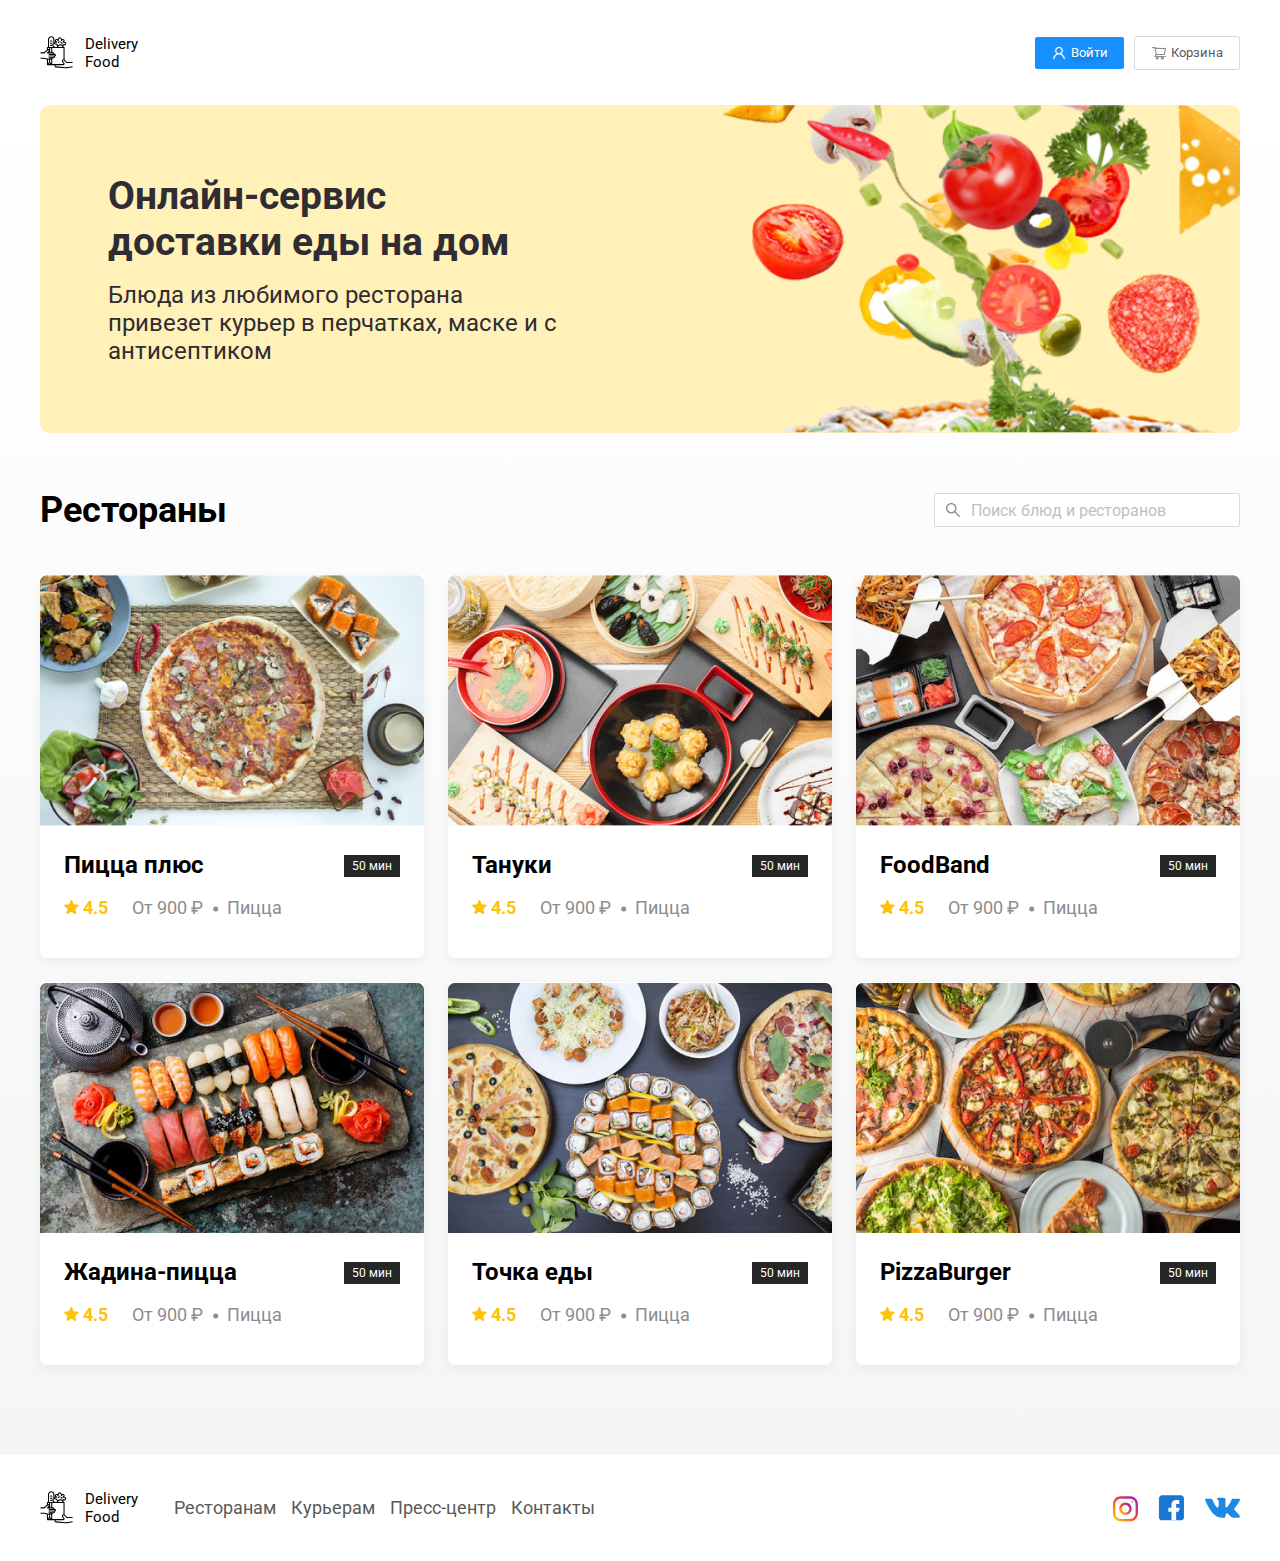
<file: index.html>
<!DOCTYPE html>
<html lang="ru">
  <head>
    <meta charset="UTF-8" />
    <meta name="viewport" content="width=device-width, initial-scale=1.0" />
    <title>Delivery Food</title>

    <link rel="preconnect" href="https://fonts.googleapis.com">
    <link rel="preconnect" href="https://fonts.gstatic.com" crossorigin>
    <link href="https://fonts.googleapis.com/css2?family=Roboto&display=swap" rel="stylesheet">

    <link rel="stylesheet" href="css/baseLayout.css">
    <link rel="stylesheet" href="css/landingPage.css">

  </head>
  <body>

    <div class="page-wrapper">

    <!-- header -->
    <header class="header">
      <div class="container">
        <div class="header-box">
    
          <!-- content -->
          <a href="index.html" class="header-logo">
            <img src="icons/logo.svg" alt="logo" class="logo">
            <p class="logo-text">Delivery <br>Food</p>
          </a>
    
          <div class="header-controls">
    
            <button class="btn btn-profile">
              <img src="icons/profile.svg" alt="user profile icon">
              <p>Войти</p>
            </button>
    
            <button class="btn btn-cart">
              <img src="icons/cart.svg" alt="shop cart icon">
              <p>Корзина</p>
            </button>
    
          </div>
    
        </div>
      </div>
    </header>
    
    <!-- main -->
    <main class="main">
   
      <section class="banner">
        <div class="container">
          <div class="banner-item">
            <h1 class="banner-item--title">
              Онлайн-сервис<br> доставки еды на дом
            </h1>
            <p class="banner-item--subtitle">
              Блюда из любимого ресторана <br>привезет курьер в перчатках, маске и с антисептиком
            </p>
          </div>
        </div>
      </section>
   
      <section class="products">
        <div class="container">

          <!-- products header -->
          <div class="products-header">
            
            <h2 class="products-header--title">
              Рестораны
            </h2>

            <div class="products-header--search-container">
              <input class="products-header--search"
               placeholder="Поиск блюд и ресторанов"
               type="text">
            </div>
          
          </div>

          <!-- products items -->
          <ul class="products-content">

            <!-- item 1 -->
            <li class="products-content--item">
              <a href="restaurant.html">
              
              <img class="products-content--item-photo" 
              src="images/restauraunts/pizza plus.jpg" 
              alt="фото пиццы из ресторана Пицца плюс">
              
              <div class="products-content--item-text">
                <div class="products-content--item-name__container">
                  <h3 class="products-content--item-name">
                    Пицца плюс
                  </h3>
                  <div class="products-content--item-time">
                    50 мин
                  </div>
                </div>

                <div class="products-content--item-descr__container">
                  <p class="products-content--item-rate">
                    <img src="icons/star.svg" 
                    alt="иконка звезды, указывающая на рейтинг ресторана">
                  4.5
                  </p>
                  <p class="products-content--item-price">
                    От 900 ₽
                  </p>
                  <p class="products-content--item-type">
                    Пицца
                  </p>
                </div>
              </div>
              </a>
            </li>
            
            <!-- item 2 -->
            <li class="products-content--item">
              <a href="restaurant.html">
              
              <img class="products-content--item-photo" 
              src="images/restauraunts/tanuki.jpg" 
              alt="фото пиццы из ресторана Тануки">
              
              <div class="products-content--item-text">
                <div class="products-content--item-name__container">
                  <h3 class="products-content--item-name">
                    Тануки
                  </h3>
                  <div class="products-content--item-time">
                    50 мин
                  </div>
                </div>

                <div class="products-content--item-descr__container">
                  <p class="products-content--item-rate">
                    <img src="icons/star.svg" 
                    alt="иконка звезды, указывающая на рейтинг ресторана">
                  4.5
                  </p>
                  <p class="products-content--item-price">
                    От 900 ₽
                  </p>
                  <p class="products-content--item-type">
                    Пицца
                  </p>
                </div>
              </div>
              </a>
            </li>

            <!-- item 3 -->
            <li class="products-content--item">
              <a href="restaurant.html">
              
              <img class="products-content--item-photo" 
              src="images/restauraunts/food band.jpg" 
              alt="фото пиццы из ресторана FoodBand">

              <div class="products-content--item-text">
                <div class="products-content--item-name__container">
                  <h3 class="products-content--item-name">
                    FoodBand
                  </h3>
                  <div class="products-content--item-time">
                    50 мин
                  </div>
                </div>

                <div class="products-content--item-descr__container">
                  <p class="products-content--item-rate">
                    <img src="icons/star.svg" 
                    alt="иконка звезды, указывающая на рейтинг ресторана">
                  4.5
                  </p>
                  <p class="products-content--item-price">
                    От 900 ₽
                  </p>
                  <p class="products-content--item-type">
                    Пицца
                  </p>
                </div>
              </div>
              </a>
            </li>
            
            <!-- item 4 -->
            <li class="products-content--item">
              <a href="restaurant.html">
              
              <img class="products-content--item-photo" 
              src="images/restauraunts/zjadina pizza.jpg" 
              alt="фото пиццы из ресторана Жадина-пицца">
              
              <div class="products-content--item-text">
                <div class="products-content--item-name__container">
                  <h3 class="products-content--item-name">
                    Жадина-пицца
                  </h3>
                  <div class="products-content--item-time">
                    50 мин
                  </div>
                </div>

                <div class="products-content--item-descr__container">
                  <p class="products-content--item-rate">
                    <img src="icons/star.svg" 
                    alt="иконка звезды, указывающая на рейтинг ресторана">
                  4.5
                  </p>
                  <p class="products-content--item-price">
                    От 900 ₽
                  </p>
                  <p class="products-content--item-type">
                    Пицца
                  </p>
                </div>
              </div>
              </a>
            </li>

            <!-- item 5 -->
            <li class="products-content--item">
              <a href="restaurant.html">
              
              <img class="products-content--item-photo" 
              src="images/restauraunts/tochka edi.jpg" 
              alt="фото пиццы из ресторана Точка еды">

              <div class="products-content--item-text">
                <div class="products-content--item-name__container">
                  <h3 class="products-content--item-name">
                    Точка еды
                  </h3>
                  <div class="products-content--item-time">
                    50 мин
                  </div>
                </div>

                <div class="products-content--item-descr__container">
                  <p class="products-content--item-rate">
                    <img src="icons/star.svg" 
                    alt="иконка звезды, указывающая на рейтинг ресторана">
                  4.5
                  </p>
                  <p class="products-content--item-price">
                    От 900 ₽
                  </p>
                  <p class="products-content--item-type">
                    Пицца
                  </p>
                </div>
              </div>
              </a>
            </li>

            <!-- item 6 -->
            <li class="products-content--item">
              <a href="restaurant.html">
              
              <img class="products-content--item-photo" 
              src="images/restauraunts/pizza burger.jpg" 
              alt="фото пиццы из ресторана PizzaBurger">
              
              <div class="products-content--item-text">
                <div class="products-content--item-name__container">
                  <h3 class="products-content--item-name">
                    PizzaBurger
                  </h3>
                  <div class="products-content--item-time">
                    50 мин
                  </div>
                </div>

                <div class="products-content--item-descr__container">
                  <p class="products-content--item-rate">
                    <img src="icons/star.svg" 
                    alt="иконка звезды, указывающая на рейтинг ресторана">
                  4.5
                  </p>
                  <p class="products-content--item-price">
                    От 900 ₽
                  </p>
                  <p class="products-content--item-type">
                    Пицца
                  </p>
                </div>
              </div>
              </a>
            </li>


          </ul>

        </div>
      </section>
   
    </main>
    
    
    <!-- footer -->
    <footer class="footer">
      <div class="container">
        <div class="footer-box">
    
          <!-- content -->
          <a href="index.html" class="footer-logo">
            <img src="icons/logo.svg" alt="logo" class="logo">
            <p class="logo-text">Delivery <br>Food</p>
          </a>
    
          <div class="footer-nav">
            <ul>
              <li>Ресторанам</li>
              <li>Курьерам</li>
              <li>Пресс-центр</li>
              <li>Контакты</li>
            </ul>
          </div>
    
          <div class="footer-socials">
            <img src="icons/inst.svg" alt="instagram" class="inst-icon">
            <img src="icons/fb.svg" alt="facebook">
            <img src="icons/vk.svg" alt="vk">
          </div>
    
        </div>
      </div>
    </footer>

    </div>
    
  </body>
</html>
</file>
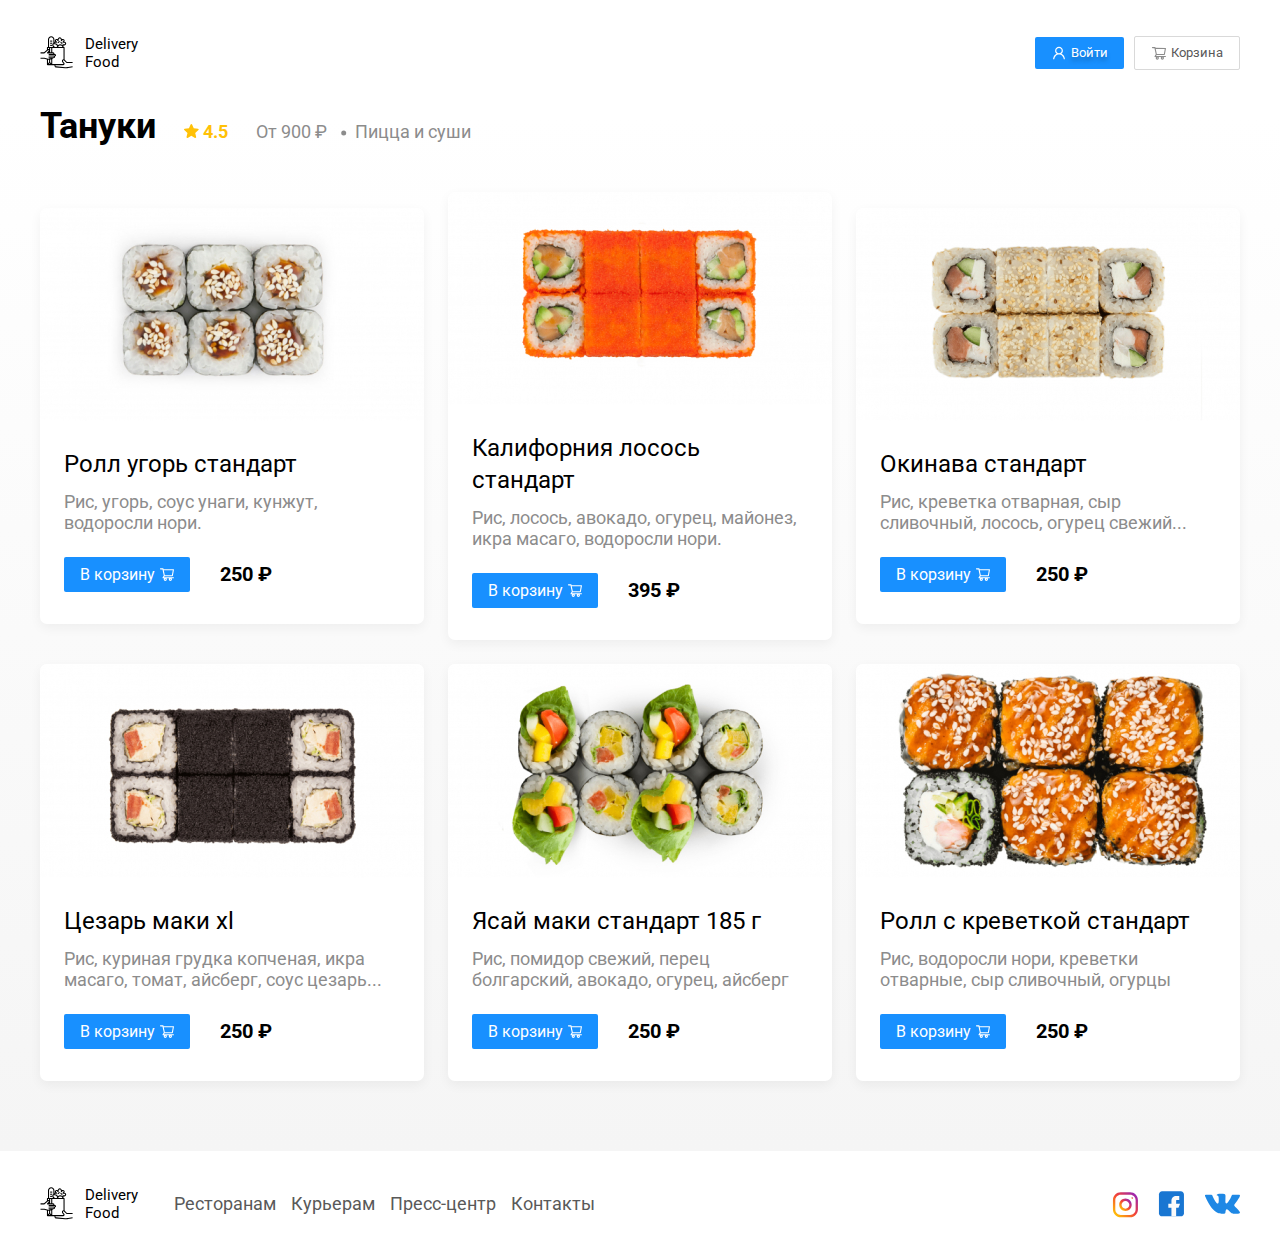
<file: restaurant.html>
<!DOCTYPE html>
<html lang="ru">

<head>
    <meta charset="UTF-8" />
    <meta name="viewport" content="width=device-width, initial-scale=1.0" />
    <title>Delivery Food</title>

    <link rel="preconnect" href="https://fonts.googleapis.com">
    <link rel="preconnect" href="https://fonts.gstatic.com" crossorigin>
    <link href="https://fonts.googleapis.com/css2?family=Roboto&display=swap" rel="stylesheet">

    <link rel="stylesheet" href="css/baseLayout.css">
    <link rel="stylesheet" href="css/restaurants.css">

</head>

<body>

    <div class="page-wrapper">

        <!-- header -->
        <header class="header">
            <div class="container">
                <div class="header-box">

                    <!-- content -->
                    <a href="index.html" class="header-logo">
                        <img src="icons/logo.svg" alt="logo" class="logo">
                        <p class="logo-text">Delivery <br>Food</p>
                    </a>

                    <div class="header-controls">

                        <button class="btn btn-profile">
                            <img src="icons/profile.svg" alt="user profile icon">
                            <p>Войти</p>
                        </button>

                        <button class="btn btn-cart">
                            <img src="icons/cart.svg" alt="shop cart icon">
                            <p>Корзина</p>
                        </button>

                    </div>

                </div>
            </div>
        </header>

        <!-- main -->
        <main>

            <!-- header -->
            <section class="title">
                <div class="container">
                    <div class="title-item">
                        <h1 class="title-name">
                            Тануки
                        </h1>
                        <p class="title-rate">
                            <img src="icons/star.svg" alt="иконка звезды, обозначающая рейтинг">
                            4.5
                        </p>
                        <p class="title-price">
                            От 900 ₽
                        </p>
                        <p class="title-type">
                            Пицца и суши
                        </p>
                    </div>
                </div>
            </section>

            <section class="cards">
                <div class="container">

                    <div class="cards-flex-container">

                        <!-- card 1 -->
                        <div class="card-item">
                            <img src="images/goods/roll ugor.jpg" 
                            alt="Ролл угорь стандарт" 
                            class="card-img">
                            
                            <div class="card-text-container">
                                <h2 class="card-name">
                                    Ролл угорь стандарт
                                </h2>
                                <p class="card-descr">
                                    Рис, угорь, соус унаги, кунжут, водоросли нори.
                                </p>
                                <div class="card-buy">
                                    <button class="card-tocart">
                                        <p>В корзину</p>
                                        <img src="icons/cart-white.svg" alt="иконка корзины для покупок">
                                    </button>
                                    <p class="card-price">
                                        250 ₽
                                    </p>
                                </div>
                            </div>
                        </div>

                        <!-- card 2 -->
                        <div class="card-item">
                            <img src="images/goods/kalifornia losos.jpg" 
                            alt="Калифорния лосось стандарт" 
                            class="card-img">
                            
                            <div class="card-text-container">
                                <h2 class="card-name">
                                    Калифорния лосось стандарт
                                </h2>
                                <p class="card-descr">
                                    Рис, лосось, авокадо, огурец, майонез, икра масаго, водоросли нори.
                                </p>
                                <div class="card-buy">
                                    <button class="card-tocart">
                                        <p>В корзину</p>
                                        <img src="icons/cart-white.svg" alt="иконка корзины для покупок">
                                    </button>
                                    <p class="card-price">
                                        395 ₽
                                    </p>
                                </div>
                            </div>
                        </div>

                        <!-- card 3 -->
                        <div class="card-item">
                            <img src="images/goods/okinawa.jpg" 
                            alt="Окинава стандарт" 
                            class="card-img">
                            
                            <div class="card-text-container">
                                <h2 class="card-name">
                                    Окинава стандарт
                                </h2>
                                <p class="card-descr">
                                    Рис, креветка отварная, сыр сливочный, лосось, огурец свежий...
                                </p>
                                <div class="card-buy">
                                    <button class="card-tocart">
                                        <p>В корзину</p>
                                        <img src="icons/cart-white.svg" alt="иконка корзины для покупок">
                                    </button>
                                    <p class="card-price">
                                        250 ₽
                                    </p>
                                </div>
                            </div>
                        </div>

                        <!-- card 4 -->
                        <div class="card-item">
                            <img src="images/goods/caesar maki.jpg" 
                            alt="Цезарь маки хl" 
                            class="card-img">
                            
                            <div class="card-text-container">
                                <h2 class="card-name">
                                    Цезарь маки хl
                                </h2>
                                <p class="card-descr">
                                    Рис, куриная грудка копченая, икра масаго, томат, айсберг, соус цезарь...
                                </p>
                                <div class="card-buy">
                                    <button class="card-tocart">
                                        <p>В корзину</p>
                                        <img src="icons/cart-white.svg" alt="иконка корзины для покупок">
                                    </button>
                                    <p class="card-price">
                                        250 ₽
                                    </p>
                                </div>
                            </div>
                        </div>

                        <!-- card 5 -->
                        <div class="card-item">
                            <img src="images/goods/yasai maki.jpg" 
                            alt="Ясай маки" 
                            class="card-img">
                            
                            <div class="card-text-container">
                                <h2 class="card-name">
                                    Ясай маки стандарт 185 г
                                </h2>
                                <p class="card-descr">
                                    Рис, помидор свежий, перец болгарский, авокадо, огурец, айсберг
                                </p>
                                <div class="card-buy">
                                    <button class="card-tocart">
                                        <p>В корзину</p>
                                        <img src="icons/cart-white.svg" alt="иконка корзины для покупок">
                                    </button>
                                    <p class="card-price">
                                        250 ₽
                                    </p>
                                </div>
                            </div>
                        </div>

                        <!-- card 6 -->
                        <div class="card-item">
                            <img src="images/goods/roll s krivetkoi.jpg" 
                            alt="Ролл с креветкой" 
                            class="card-img">
                            
                            <div class="card-text-container">
                                <h2 class="card-name">
                                    Ролл с креветкой стандарт
                                </h2>
                                <p class="card-descr">
                                    Рис, водоросли нори, креветки отварные, сыр сливочный, огурцы
                                </p>
                                <div class="card-buy">
                                    <button class="card-tocart">
                                        <p>В корзину</p>
                                        <img src="icons/cart-white.svg" alt="иконка корзины для покупок">
                                    </button>
                                    <p class="card-price">
                                        250 ₽
                                    </p>
                                </div>
                            </div>
                        </div>

                    </div>


                </div>
            </section>

        </main>

        <!-- footer -->
        <footer class="footer">
            <div class="container">
                <div class="footer-box">

                    <!-- content -->
                    <a href="index.html" class="footer-logo">
                        <img src="icons/logo.svg" alt="logo" class="logo">
                        <p class="logo-text">Delivery <br>Food</p>
                    </a>

                    <div class="footer-nav">
                        <ul>
                            <li>Ресторанам</li>
                            <li>Курьерам</li>
                            <li>Пресс-центр</li>
                            <li>Контакты</li>
                        </ul>
                    </div>

                    <div class="footer-socials">
                        <img src="icons/inst.svg" alt="instagram" class="inst-icon">
                        <img src="icons/fb.svg" alt="facebook">
                        <img src="icons/vk.svg" alt="vk">
                </div>
            
                </div>
            </div>
        </footer>

    </div>
    
  </body>
</html>
</file>
<file: css/baseLayout.css>
* {
    font-family: Roboto;
    font-style: normal;
    line-height: normal;
    box-sizing: border-box;
    padding: 0;
    margin: 0;
}

a {
    text-decoration: none;
    color: inherit;
}

ul, li, ol {
    list-style: none;
}

body{
    margin: 0;
    padding: 0;
}

.container {
    max-width: 1230px;
    height: 100%;
    width: 100%;
    margin: 0px auto;
    padding: 0px 15px;
}

.header-logo, 
.footer-logo {
    display: flex;
    flex-wrap: nowrap;
    align-items: center;
    justify-content: center;
    gap: 12px;
}

.logo img {
    max-width: 100px;
}

.logo-text {
    font-weight: 400;
    font-size: 15px;
}

/* header */
.header {
    min-height: 105px;
    background: #FFFFFF;
    display: flex;
    align-items: center;
    padding: 24px 0;
}

.header-box {
    height: 100%;
    display: flex;
    align-items: center;
    justify-content: space-between;
    flex-wrap: wrap;
}

.header-controls {
    display: flex;
    align-items: center;
    gap: 10px;
    flex-wrap: wrap;
}

.btn {
    padding: 8px 16px;
    display: flex;
    align-items: center;
    gap: 4px;
}

.btn-profile {
    background: #1890FF;
    border-radius: 2px;  
    color: #FFFFFF;
    border: none;
}

.btn-profile p {
    text-shadow: 0 4px 4px rgba(0, 0, 0, 0.25);
}

.btn-cart {
    background: #FFFFFF;
    border: 1px solid #D9D9D9;
    border-radius: 2px;
    color: #595959;
}

.btn-cart:hover {
    background: #eef7ff;
}

/* fixed footer and big main */

.page-wrapper {
    display: flex;
    flex-direction: column;
    min-height: 100vh;
}

main {
    flex-grow: 1;
}

/* main styles */

main {
    background: linear-gradient(180deg, rgba(245, 245, 245, 0) 1.04%, #F5F5F5 100%);
}

/* footer */

.footer {
    min-height: 106px;
    display: flex;
    align-items: center;
    padding: 24px 0;
}

.footer-box {
    height: 100%;
    display: flex;
    align-items: center;
    justify-content: space-between;
    gap: 36px;
    flex-wrap: wrap;
}

.footer-nav {
    flex-grow: 1;
}

.footer-nav ul {
    list-style: none;
    display: flex;
    align-items: center;
    gap: 15px;
    flex-wrap: wrap;
}

.footer-nav ul li {
    font-size: 18px;
    font-weight: 400;
    color: #595959;
}

.footer-socials {
    display: flex;
    align-items: center;
    gap: 20px;
    justify-content: flex-end;
    flex-wrap: wrap;
}

.inst-icon {
    margin-top: 2px;
}
</file>
<file: css/landingPage.css>
/* main content */

/* banner */

.banner {
    margin-bottom: 56px;
}

.banner-item {
    background-image: url(../images/banner.png);
    background-color: #FFF1B8;
    background-repeat: no-repeat;
    background-size: contain;
    background-position: right;
    padding: 68px;
    border-radius: 10px;
}

.banner-item--title {
    font-weight: 700;
    font-size: 39px;
    color: #302c34;
    margin-bottom: 16px;
    max-width: 50%;
}

.banner-item--subtitle {
    font-weight: 400;
    font-size: 24px;
    color: #302c34;
    max-width: 50%;
}

/* products */

/* header */

.products-header {
    display: flex;
    align-items: center;
    justify-content: space-between;
    flex-wrap: wrap;
    margin-bottom: 44px;
}

.products-header--title {
    font-weight: 700;
    font-size: 36px;
    color: #000000;
}

.products-header--search {
    border: 1px solid #d9d9d9;
    border-radius: 2px;
    background-color: #fff;

    font-weight: 400;
    font-size: 16px;
    color: #000;

    min-width: 306px;
    height: 34px;
    padding: 5px 12px;
    padding-left: 36px;
}

.products-header--search:focus {
    outline: none;
    border: 1px solid #d9d9d9;
}

.products-header--search::placeholder {
    font-weight: 400;
    font-size: 16px;
    color: #bfbfbf;
}

.products-header--search-container {
    position: relative;
}

.products-header--search-container::before {
    content: url(../icons/search.svg);
    position: absolute;
    margin: 8px 3px 8px 10px;
}

/* products content layout*/

.products-content {
    display: flex;
    flex-wrap: wrap;
    flex: 0 0 calc(100%/3);
    gap: 24px;
    align-items: center;
    justify-content: center;
    margin-bottom: 90px;
}

.products-content--item {
    max-width: 384px;
    background-color: #FFFFFF;
    border-radius: 7px;
    box-shadow: 0 4px 12px 0 rgba(0, 0, 0, 0.05);
}

.products-content--item-text {
    padding: 20px 24px 34px 24px;
}

.products-content--item-name__container {
    display: flex;
    justify-content: space-between;
    align-items: center;
    margin-bottom: 10px;
}

.products-content--item-descr__container {
    display: flex;
    align-items: center;
    gap: 24px;
}

.products-content--item-type {
    position: relative;
}

.products-content--item-type::before {
    content: url(../icons/dot.svg);
    height: 6px;
    width: 6px;
    display: inline-block;
    position: absolute;
    margin-top: -2px;
    margin-left: -14px;
}

.products-content--item:hover .products-content--item-name {
    color: #1890ff;
}

/* products content text styles */

.products-content--item-name {
    font-weight: 700;
    font-size: 24px;
    line-height: 133%;
    color: #000;
}

.products-content--item-time {
    padding: 1px 8px;
    background: #262626;
    font-weight: 400;
    font-size: 12px;
    line-height: 167%;
    color: #fff;
}

.products-content--item-rate {
    font-weight: 700;
    font-size: 18px;
    line-height: 178%;
    color: #ffc107;
}

.products-content--item-price,
.products-content--item-type {
    font-weight: 400;
    font-size: 18px;
    line-height: 178%;
    color: #8c8c8c;
}

/* mobile devices */

@media (max-width: 991px) {
    .banner-item--title {
        max-width: 100%;
    }

    .banner-item--subtitle {
        font-size: 24px;
        max-width: 100%;
    }

    .banner-item {
        background-image: none;
    }
}
</file>
<file: css/restaurants.css>
/* header */

.title {
    margin-bottom: 44px;
}

.title-item {
    display: flex;
    flex-wrap: wrap;
    gap: 28px;
    align-items: baseline;
}

.title-name {
    font-weight: 700;
    font-size: 36px;
    color: #000;
}

.title-rate {
    font-weight: 700;
    font-size: 18px;
    line-height: 178%;
    color: #ffc107;
}

.title-price {
    font-weight: 400;
    font-size: 18px;
    line-height: 178%;
    color: #8c8c8c;
}

.title-type {
    font-weight: 400;
    font-size: 18px;
    line-height: 178%;
    color: #8c8c8c;
    position: relative;
}

.title-type::before {
    content: url(../icons/dot.svg);
    height: 6px;
    width: 6px;
    display: inline-block;
    position: absolute;
    margin-top: -2px;
    margin-left: -14px;
}

/* cards styles */

.cards-flex-container {
    display: flex;
    flex-wrap: wrap;
    flex: 0 0 calc(100%/3);
    gap: 24px;
    align-items: center;
    justify-content: center;
    margin-bottom: 70px;
}

.card-item {
    max-width: 384px;
    box-shadow: 0 4px 12px 0 rgba(0, 0, 0, 0.05);
    background: #fff;
    border-radius: 7px;
    overflow: hidden;
}

.card-img {
    object-fit: cover;
}

.card-text-container {
    margin: 24px 24px 32px 24px;
}

.card-name {
    font-weight: 400;
    font-size: 24px;
    line-height: 133%;
    color: #000;
    margin-bottom: 10px;
}

.card-descr {
    font-weight: 400;
    font-size: 18px;
    color: #8c8c8c;
    margin-bottom: 24px;
}

.card-buy {
    display: flex;
    flex-wrap: wrap;
    gap: 30px;
    align-items: center;
}

.card-tocart {
    display: flex;
    gap: 4px;
    padding: 8px 16px;
    background: #1890ff;
    border-radius: 2px;
    border: none;

    font-weight: 400;
    font-size: 16px;
    line-height: 150%;
    align-items: normal;
    color: #fff;
}

.card-tocart:hover {
    background: #057ff1;
}

.card-price {
    font-weight: 700;
    font-size: 20px;
    line-height: 160%;
    color: #000;
}
</file>
